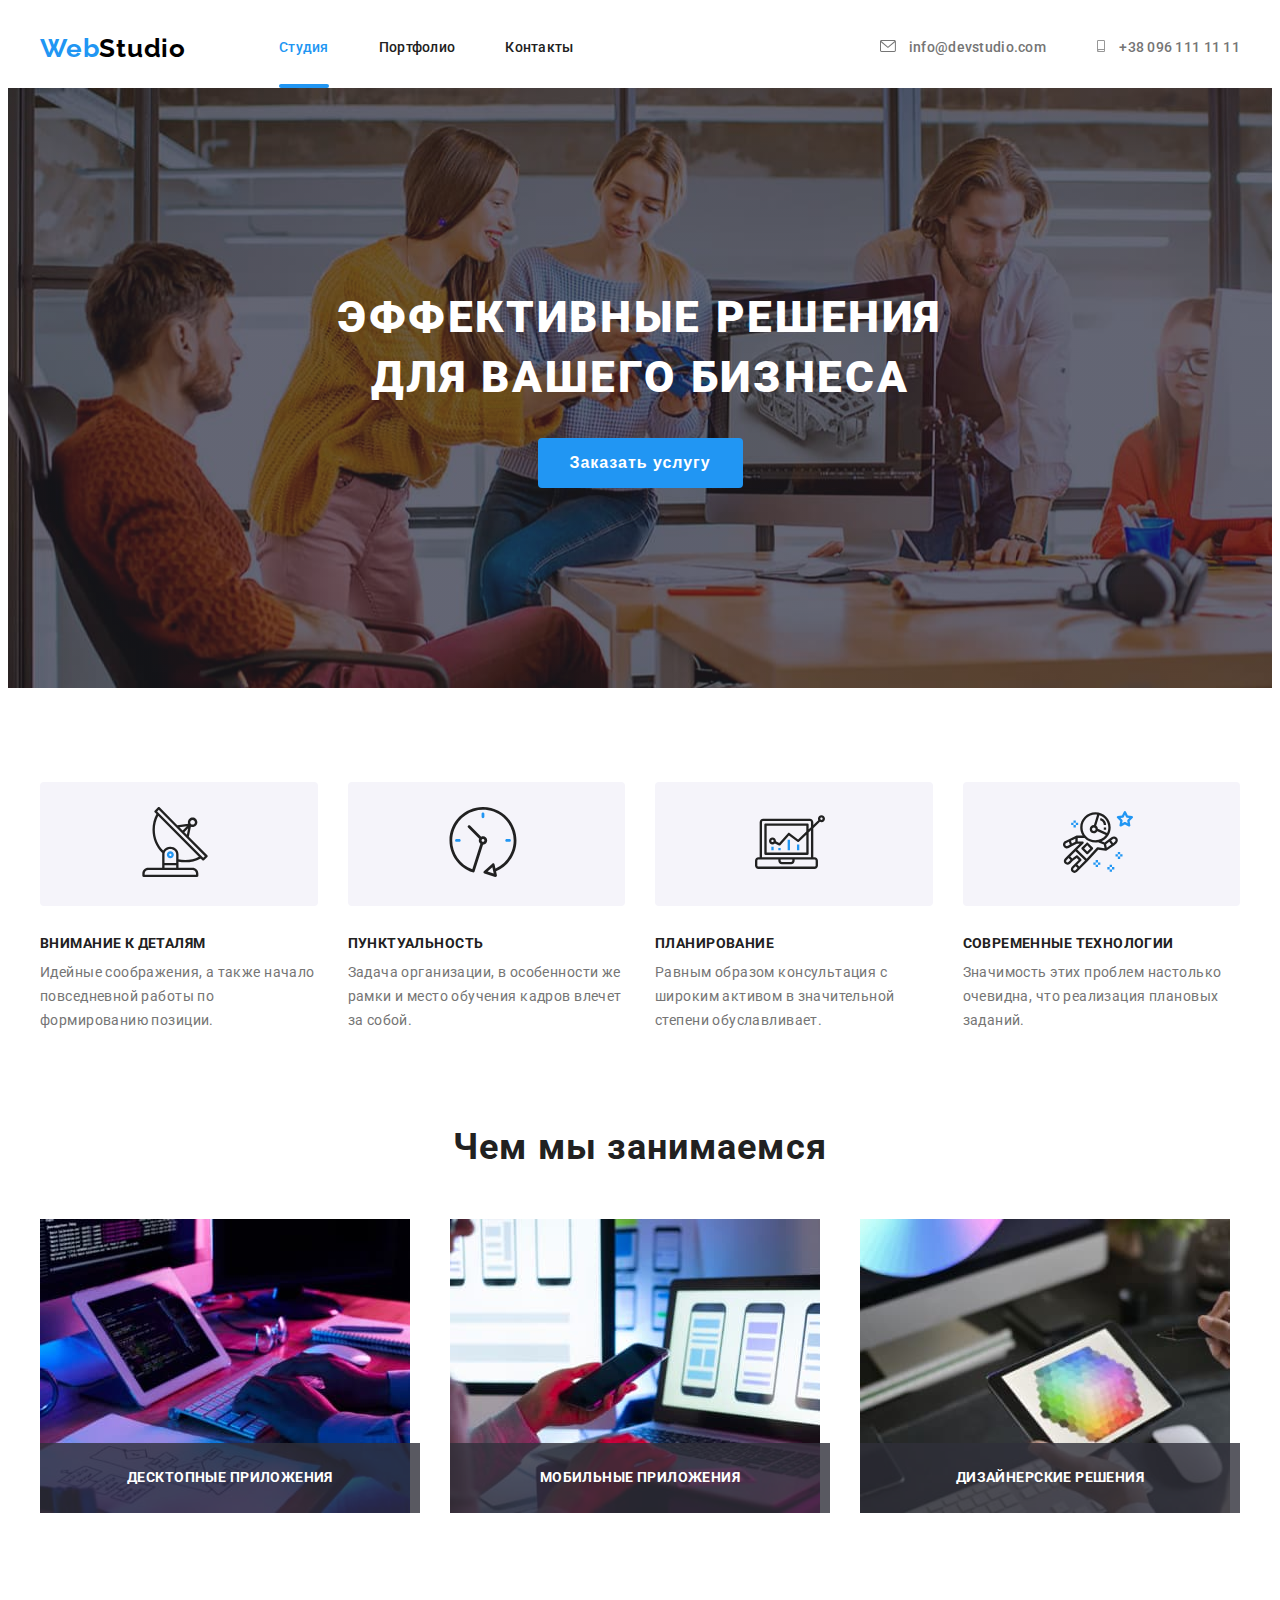
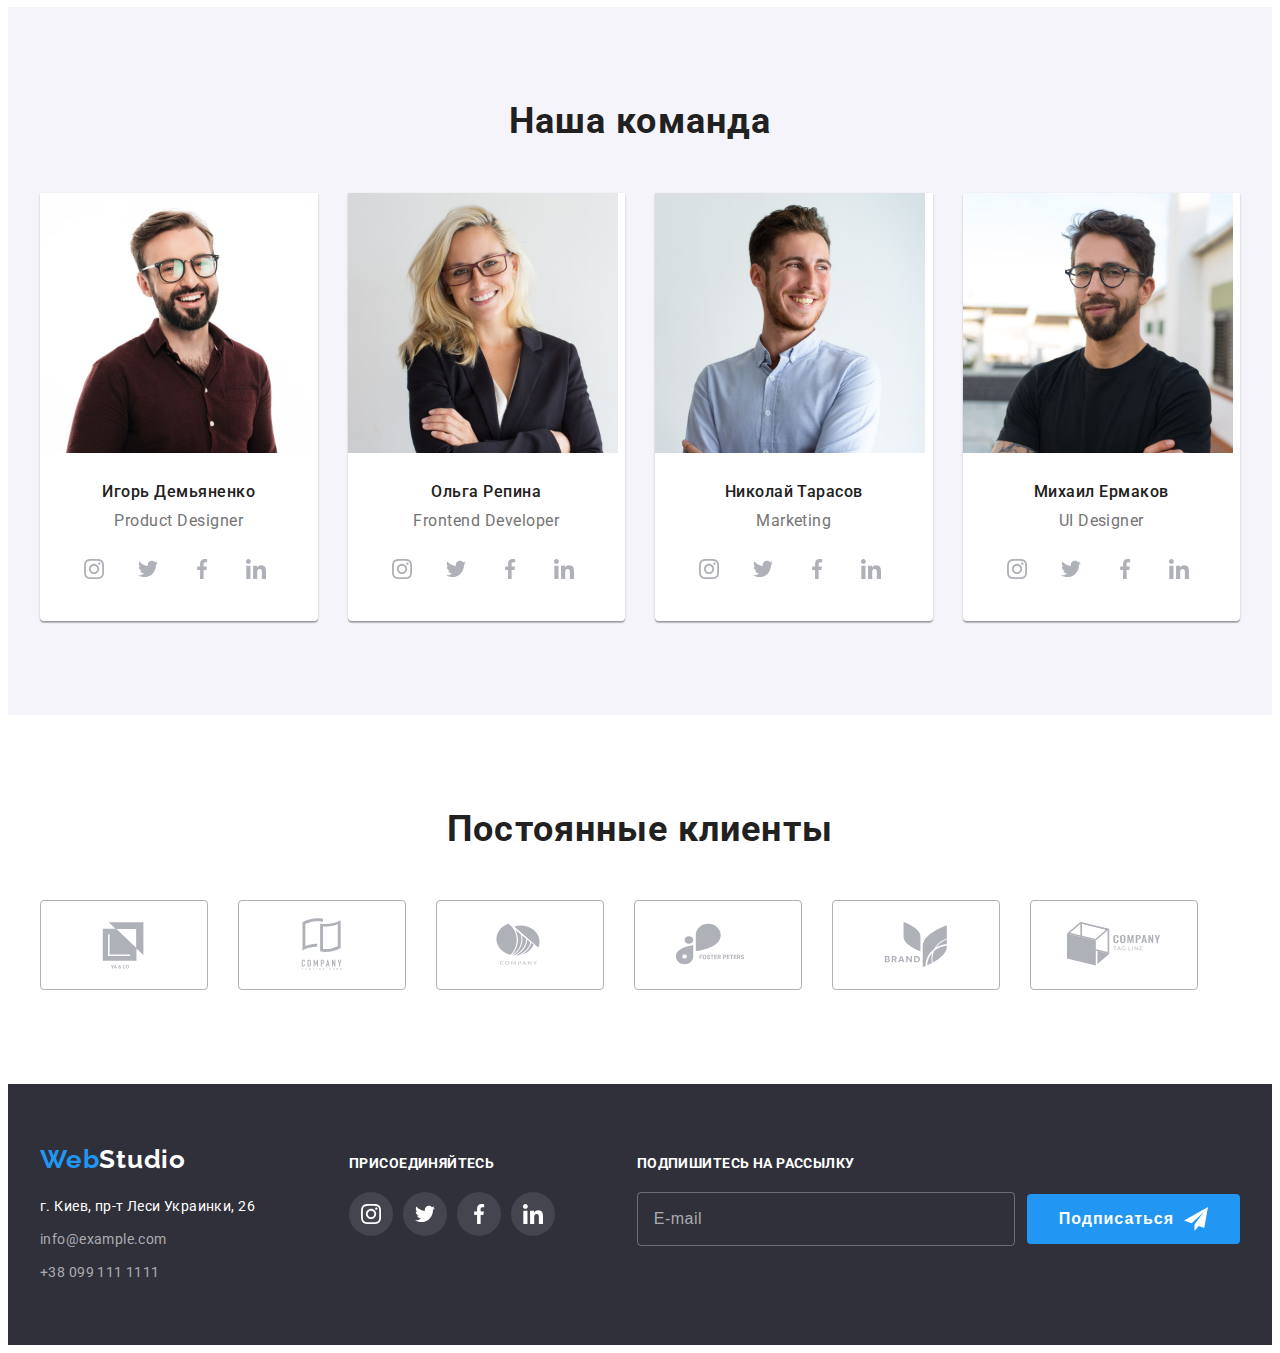
<file: index.html>
<!DOCTYPE html>
<html lang="ru">
<head>
    <meta charset="UTF-8">
    <meta http-equiv="X-UA-Compatible" content="IE=edge">
    <meta name="viewport" content="width=device-width, initial-scale=1.0">
    <title>Document</title>
    <link rel="preconnect" href="https://fonts.googleapis.com">
    <link rel="preconnect" href="https://fonts.gstatic.com" crossorigin>
    <link href="https://fonts.googleapis.com/css2?family=Raleway:wght@700&family=Roboto:wght@400;500;700;900&display=swap"
        rel="stylesheet">
    <link rel="stylesheet" href="https://cdnjs.cloudflare.com/ajax/libs/modern-normalize/1.1.0/modern-normalize.min.css"
        integrity="sha512-wpPYUAdjBVSE4KJnH1VR1HeZfpl1ub8YT/NKx4PuQ5NmX2tKuGu6U/JRp5y+Y8XG2tV+wKQpNHVUX03MfMFn9Q=="
        crossorigin="anonymous" referrerpolicy="no-referrer" />
    <link rel="stylesheet" href="./css/styles.css">
</head>

<body>

    <header class="">
        <div class="container header-flex">
            <nav class="navigation">
                <a class="link logo logo-header" href="" lang="en"><span class="web">Web</span>Studio</a>
                <ul class="list list-nav">
                    <li class="list-nav-item"><a class="link nav-link transitions active" href="./index.html">Студия</a></li>
                    <li class="list-nav-item"><a class="link nav-link transitions" href="./portfolio.html">Портфолио</a></li>
                    <li class="list-nav-item"><a class="link nav-link transitions" href="">Контакты</a></li>
                </ul>
            </nav>
            <ul class="list list-contacts">
                <li class="list-contacts-item">
                    
                    <a class="link contacts-link transitions" href="mailto:info@devstudio.com">
                        <svg class="contacts-icon" width="16" height="12">
                            <use href="./images/sprite.svg#icon-envelope-1"></use>
                        </svg>
                        info@devstudio.com</a></li>
                <li class="list-contacts-item">
                    
                    <a class="link contacts-link transitions" href="tel:+380961111111">
                        <svg class="contacts-icon" width="10" height="12">
                            <use href="./images/sprite.svg#icon-smartphone-1"></use>
                        </svg>
                        +38 096 111 11 11</a></li>
            </ul>
        </div>
    </header>

    <main>

        <section class="hero">
            <h1 class="hero-title">Эффективные решения<br> для вашего бизнеса</h1>
            <button class="order-service transitions" type="button" data-modal-open>Заказать услугу</button>
        </section>

        <section class="section">
            <div class="container">
                <h2 style="display:none">Особенности</h2>
                <ul class="list list-features">
                    <li class="list-features-item">
                        <div class="features-icon" >
                            <svg width="70" height="70">
                                <use href="./images/sprite.svg#icon-antenna-1-1"></use>
                            </svg>
                        </div>
                        <h3 class="list-features-title">Внимание к деталям</h3>
                        <p class="list-features-text">Идейные соображения, а также начало повседневной
                            работы по формированию позиции.</p>
                    </li>
                    <li class="list-features-item">
                        <div class="features-icon">
                            <svg width="70" height="70">
                                <use href="./images/sprite.svg#icon-clock-1-1"></use>
                            </svg>
                        </div>
                        <h3 class="list-features-title">Пунктуальность</h3>
                        <p class="list-features-text">Задача организации, в особенности же рамки
                            и место обучения кадров влечет за собой.</p>
                    </li>
                    <li class="list-features-item">
                        <div class="features-icon">
                            <svg width="70" height="70">
                                <use href="./images/sprite.svg#icon-diagram-1-1"></use>
                            </svg>
                        </div>
                        <h3 class="list-features-title">Планирование</h3>
                        <p class="list-features-text">Равным образом консультация с широким активом
                            в значительной степени обуславливает.</p>
                    </li>
                    <li class="list-features-item">
                        <div class="features-icon">
                            <svg width="70" height="70">
                                <use href="./images/sprite.svg#icon-astronaut-1-1"></use>
                            </svg>
                        </div>
                        <h3 class="list-features-title">Современные технологии</h3>
                        <p class="list-features-text">Значимость этих проблем настолько очевидна,
                            что реализация плановых заданий.</p>
                    </li>
                </ul>
            </div>
        </section>

        <section class="activities">
            <div class="container">
                <h2 class="activities-title">Чем мы занимаемся</h2>
                <ul class="list list-activities">
                    <li class="list-activities-item">
                        <img src="./images/whatwearedoing/img1.jpg" alt="Руки, котрорые пишут код"
                            width="370" height="294">
                        <div class="activities-label">Десктопные приложения</div>    
                    </li>
                    <li class="list-activities-item">
                        <img src="./images/whatwearedoing/img2.jpg" alt="Проверяют макет сайтя для телефона"
                            width="370" height="294">
                        <div class="activities-label">Мобильные приложения</div>
                    </li>
                    <li class="list-activities-item">
                        <img src="./images/whatwearedoing/img3.jpg" alt="Планшет, на котором цветной логотип"
                            width="370" height="294">
                        <div class="activities-label">Дизайнерские решения</div>
                    </li>
                </ul>
            </div>
        </section>

        <section class="ourteam section">
            <div class="container">
                <h2 class="ourteam-title">Наша команда</h2>
                <ul class="list list-ourteam">
                    <li class="list-ourteam-item">
                        <img src="./images/ourteam/img1.jpg" alt="Фото Игоря Демьяненко" width="270" height="260">
                        <h3 class="ourteam-name">Игорь Демьяненко</h3>
                        <p class="ourteam-profession" lang="en">Product Designer</p>
                        <ul class="ourteam-social-list list">
                            <li class="ourteam-social-item">
                                <a class="ourteam-social-link link transitions" href="">
                                    <svg class="ourteam-social-icon" width="20" height="20">
                                        <use class="transitions" href="./images/sprite.svg#icon-instagram-2-1"></use>
                                    </svg>
                                </a>       
                            </li>
                            <li class="ourteam-social-item">
                                <a class="ourteam-social-link link transitions" href="">
                                    <svg class="ourteam-social-icon" width="20" height="20">
                                        <use class="transitions" href="./images/sprite.svg#icon-twitter-1-1"></use>
                                    </svg>
                                </a>
                            </li>
                            <li class="ourteam-social-item">
                                <a class="ourteam-social-link link transitions" href="">
                                    <svg class="ourteam-social-icon" width="20" height="20">
                                        <use class="transitions" href="./images/sprite.svg#icon-facebook-1-1"></use>
                                    </svg>
                                </a>
                            </li>
                            <li class="ourteam-social-item">
                                <a class="ourteam-social-link link transitions" href="">
                                    <svg class="ourteam-social-icon" width="20" height="20">
                                        <use class="transitions" href="./images/sprite.svg#icon-linkedin-1-1"></use>
                                    </svg>
                                </a>
                            </li>
                        </ul>
                    </li>
                    <li class="list-ourteam-item">
                        <img src="./images/ourteam/img2.jpg" alt="Фото Ольги Репиной" width="270" height="260">
                        <h3 class="ourteam-name">Ольга Репина</h3>
                        <p class="ourteam-profession" lang="en">Frontend Developer</p>
                        <ul class="ourteam-social-list list">
                            <li class="ourteam-social-item">
                                <a class="ourteam-social-link link transitions" href="">
                                    <svg class="ourteam-social-icon" width="20" height="20">
                                        <use class="transitions" href="./images/sprite.svg#icon-instagram-2-1"></use>
                                    </svg>
                                </a>
                            </li>
                            <li class="ourteam-social-item">
                                <a class="ourteam-social-link link transitions" href="">
                                    <svg class="ourteam-social-icon" width="20" height="20">
                                        <use class="transitions" href="./images/sprite.svg#icon-twitter-1-1"></use>
                                    </svg>
                                </a>
                            </li>
                            <li class="ourteam-social-item">
                                <a class="ourteam-social-link link transitions" href="">
                                    <svg class="ourteam-social-icon" width="20" height="20">
                                        <use class="transitions" href="./images/sprite.svg#icon-facebook-1-1"></use>
                                    </svg>
                                </a>
                            </li>
                            <li class="ourteam-social-item">
                                <a class="ourteam-social-link link transitions" href="">
                                    <svg class="ourteam-social-icon" width="20" height="20">
                                        <use class="transitions" href="./images/sprite.svg#icon-linkedin-1-1"></use>
                                    </svg>
                                </a>
                            </li>
                        </ul>
                    </li>
                    <li class="list-ourteam-item">
                        <img src="./images/ourteam/img3.jpg" alt="Фото Николая Тарасова" width="270" height="260">
                        <h3 class="ourteam-name">Николай Тарасов</h3>
                        <p class="ourteam-profession" lang="en">Marketing</p>
                        <ul class="ourteam-social-list list">
                            <li class="ourteam-social-item">
                                <a class="ourteam-social-link link transitions" href="">
                                    <svg class="ourteam-social-icon" width="20" height="20">
                                        <use class="transitions" href="./images/sprite.svg#icon-instagram-2-1"></use>
                                    </svg>
                                </a>
                            </li>
                            <li class="ourteam-social-item">
                                <a class="ourteam-social-link link transitions" href="">
                                    <svg class="ourteam-social-icon" width="20" height="20">
                                        <use class="transitions" href="./images/sprite.svg#icon-twitter-1-1"></use>
                                    </svg>
                                </a>
                            </li>
                            <li class="ourteam-social-item">
                                <a class="ourteam-social-link link transitions" href="">
                                    <svg class="ourteam-social-icon" width="20" height="20">
                                        <use class="transitions" href="./images/sprite.svg#icon-facebook-1-1"></use>
                                    </svg>
                                </a>
                            </li>
                            <li class="ourteam-social-item">
                                <a class="ourteam-social-link link transitions" href="">
                                    <svg class="ourteam-social-icon" width="20" height="20">
                                        <use class="transitions" href="./images/sprite.svg#icon-linkedin-1-1"></use>
                                    </svg>
                                </a>
                            </li>
                        </ul>
                    </li>
                    <li class="list-ourteam-item">
                        <img src="./images/ourteam/img4.jpg" alt="Фото Михаила Ермакова" width="270" height="260">
                        <h3 class="ourteam-name">Михаил Ермаков</h3>
                        <p class="ourteam-profession" lang="en">UI Designer</p>
                        <ul class="ourteam-social-list list">
                            <li class="ourteam-social-item">
                                <a class="ourteam-social-link link transitions" href="">
                                    <svg class="ourteam-social-icon" width="20" height="20">
                                        <use class="transitions" href="./images/sprite.svg#icon-instagram-2-1"></use>
                                    </svg>
                                </a>
                            </li>
                            <li class="ourteam-social-item">
                                <a class="ourteam-social-link link transitions" href="">
                                    <svg class="ourteam-social-icon" width="20" height="20">
                                        <use class="transitions" href="./images/sprite.svg#icon-twitter-1-1"></use>
                                    </svg>
                                </a>
                            </li>
                            <li class="ourteam-social-item">
                                <a class="ourteam-social-link link transitions" href="">
                                    <svg class="ourteam-social-icon" width="20" height="20">
                                        <use class="transitions" href="./images/sprite.svg#icon-facebook-1-1"></use>
                                    </svg>
                                </a>
                            </li>
                            <li class="ourteam-social-item">
                                <a class="ourteam-social-link link transitions" href="">
                                    <svg class="ourteam-social-icon" width="20" height="20">
                                        <use class="transitions" href="./images/sprite.svg#icon-linkedin-1-1"></use>
                                    </svg>
                                </a>
                            </li>
                        </ul>
                    </li>
                </ul>
            </div>
        </section>

        <section class="section">
            <div class="container">
                <h2 class="clients-title">Постоянные клиенты</h2>
                <ul class="clients-list list">
                    <li class="clients-list-item">
                        <a class="clients-link link transitions" href="">
                            <svg class="clients-icon" width="106" height="60">
                                <use class="transitions" href="./images/sprite.svg#icon-Logo-6"></use>
                            </svg>
                        </a>
                    </li>
                    <li class="clients-list-item">
                        <a class="clients-link link transitions" href="">
                            <svg class="clients-icon" width="106" height="60">
                                <use class="transitions" href="./images/sprite.svg#icon-Logo-1-1"></use>
                            </svg>
                        </a>
                    </li>
                    <li class="clients-list-item">
                        <a class="clients-link link transitions" href="">
                            <svg class="clients-icon" width="106" height="60">
                                <use class="transitions" href="./images/sprite.svg#icon-Logo-2-1"></use>
                            </svg>
                        </a>
                    </li>
                    <li class="clients-list-item">
                        <a class="clients-link link transitions" href="">
                            <svg class="clients-icon" width="106" height="60">
                                <use class="transitions" href="./images/sprite.svg#icon-Logo-3-1"></use>
                            </svg>
                        </a>
                    </li>
                    <li class="clients-list-item">
                        <a class="clients-link link transitions" href="">
                            <svg class="clients-icon" width="106" height="60">
                                <use class="transitions" href="./images/sprite.svg#icon-Logo-4-1"></use>
                            </svg>
                        </a>
                    </li>
                    <li class="clients-list-item">
                        <a class="clients-link link transitions" href="">
                            <svg class="clients-icon" width="106" height="60">
                                <use class="transitions" href="./images/sprite.svg#icon-Logo-5-1"></use>
                            </svg>
                        </a>
                    </li>
                </ul>
            </div>
        </section>
    </main>

    <footer class="footer">
        <h2 style="display: none">Контакты<span lang="en">Webstudio</span></h2>
        <div class="container footer-flexcont">
            <div class="address">   
                <a class="link logo logo-footer" href="" lang="en"><span class="web">Web</span>Studio</a>
                <address class="footer-contacts">
                    <ul class="list list-footer">
                        <li class="list-footer-item"><a class="link footer-address-link"
                                href="https://goo.gl/maps/6n3pDnKZSii65f8L8" target="_blank" rel="noreferrer noopener">
                                г. Киев, пр-т Леси Украинки, 26</a>
                        </li>
                        <li class="list-footer-item"><a class="link footer-contacts-link"
                                href="mailto:info@example.com">info@example.com</a>
                        </li>
                        <li class="list-footer-item"><a class="link footer-contacts-link" 
                                href="tel:+380991111111">+38 099 111 1111</a>
                        </li>
                    </ul>
                </address>
            </div>

            <div class="webstudio-social">
                <h3 class="webstudio-social-title">Присоединяйтесь</h3>
                <ul class="webstudio-social-list list">
                    <li class="webstudio-social-item">
                        <a class="webstudio-social-link link transitions" href="">
                            <svg class="webstudio-social-icon" width="20" height="20">
                                <use href="./images/sprite.svg#icon-instagram-2-1"></use>
                            </svg>
                        </a>
                    </li>
                    <li class="webstudio-social-item">
                        <a class="webstudio-social-link link transitions" href="">
                            <svg class="webstudio-social-icon" width="20" height="20">
                                <use href="./images/sprite.svg#icon-twitter-1-1"></use>
                            </svg>
                        </a>
                    </li>
                    <li class="webstudio-social-item">
                        <a class="webstudio-social-link link transitions" href="">
                            <svg class="webstudio-social-icon" width="20" height="20">
                                <use href="./images/sprite.svg#icon-facebook-1-1"></use>
                            </svg>
                        </a>
                    </li>
                    <li class="webstudio-social-item">
                        <a class="webstudio-social-link link transitions" href="">
                            <svg class="webstudio-social-icon" width="20" height="20">
                                <use href="./images/sprite.svg#icon-linkedin-1-1"></use>
                            </svg>
                        </a>
                    </li>
                </ul>
            </div>

            <div class="subscribe">
                <form class="footer-form" action="#">
                    <b class="footer-form-title">Подпишитесь на рассылку</b>
                    <div class="subscribe-field">
                        <input class="footer-form-input" type="email" name="subscribe-email" placeholder="E-mail"> 
                        <button class="footer-form-btn order-service transitions" type="submit"><span>Подписаться</span>
                            <svg class="footer-form-icon" width="24" height="24">
                                <use href="./images/sprite.svg#icon-icon-send-1"></use>
                            </svg>
                        </button>
                    </div>
                    
                </form>

            </div>

        </div>
    </footer>

    <div class="backdrop is-hidden" data-modal>
        <div class="modal-window">
            <button class="modal-close-button" type="button" data-modal-close>
                <svg class="modal-close-icon" width="18" height="18">
                    <use href="./images/sprite.svg#icon-close-black-opt"></use>
                </svg>
            </button>

            <form action="#">
                <b class="form-title">Оставьте свои данные, мы вам перезвоним</b>

                <label class="modal-label modal-input-label">
                    Имя
                    <div class="modal-input-field">
                        <input class="modal-input transitions" type="text" name="person">
                        <svg class="modal-input-icon transitions" width="12" height="12">
                            <use href="./images/sprite.svg#icon-person-1"></use>
                        </svg>
                    </div>   
                </label>

                <label class="modal-label modal-input-label">
                    Телефон
                    <div class="modal-input-field">
                        <input class="modal-input transitions" type="tel" name="phone">
                        <svg class="modal-input-icon transitions" width="13" height="13">
                            <use href="./images/sprite.svg#icon-phone-1"></use>
                        </svg>
                    </div>   
                </label>

                <label class="modal-label modal-input-label">
                    Почта
                    <div class="modal-input-field">
                        <input class="modal-input transitions" type="email" name="email">
                        <svg class="modal-input-icon transitions" width="15" height="12">
                            <use href="./images/sprite.svg#icon-email-1"></use>
                        </svg>
                    </div>
                </label>

                <label class="modal-label modal-message-label">
                    Комментарий
                    <textarea class="modal-message-field transitions" name="comment" placeholder="Введите текст"></textarea>
                </label>

                <label class="modal-checkbox">
                    <input class="policy-checkbox visually-hidden" type="checkbox" name="policy">
                    <div class="checkbox-wraper">
                        <svg class="modal-checkbox-icon transitions" width="12" height="8">
                            <use href="./images/sprite.svg#icon-check-1"></use>
                        </svg>
                        <span class="checkbox-text checkbox-text-decor">Соглашаюсь с рассылкой и принимаю 
                            <a href="" class="policy-link checkbox-text-decor">Условия договора</a>
                        </span>
                    </div>     
                </label>

                <button class="modal-form-btn order-service transitions" 
                        type="submit" data-modal-open>Отправить</button>
            </form>

        </div>
    </div>

<script src="./js/modal.js"></script>
</body>
</html>
</file>
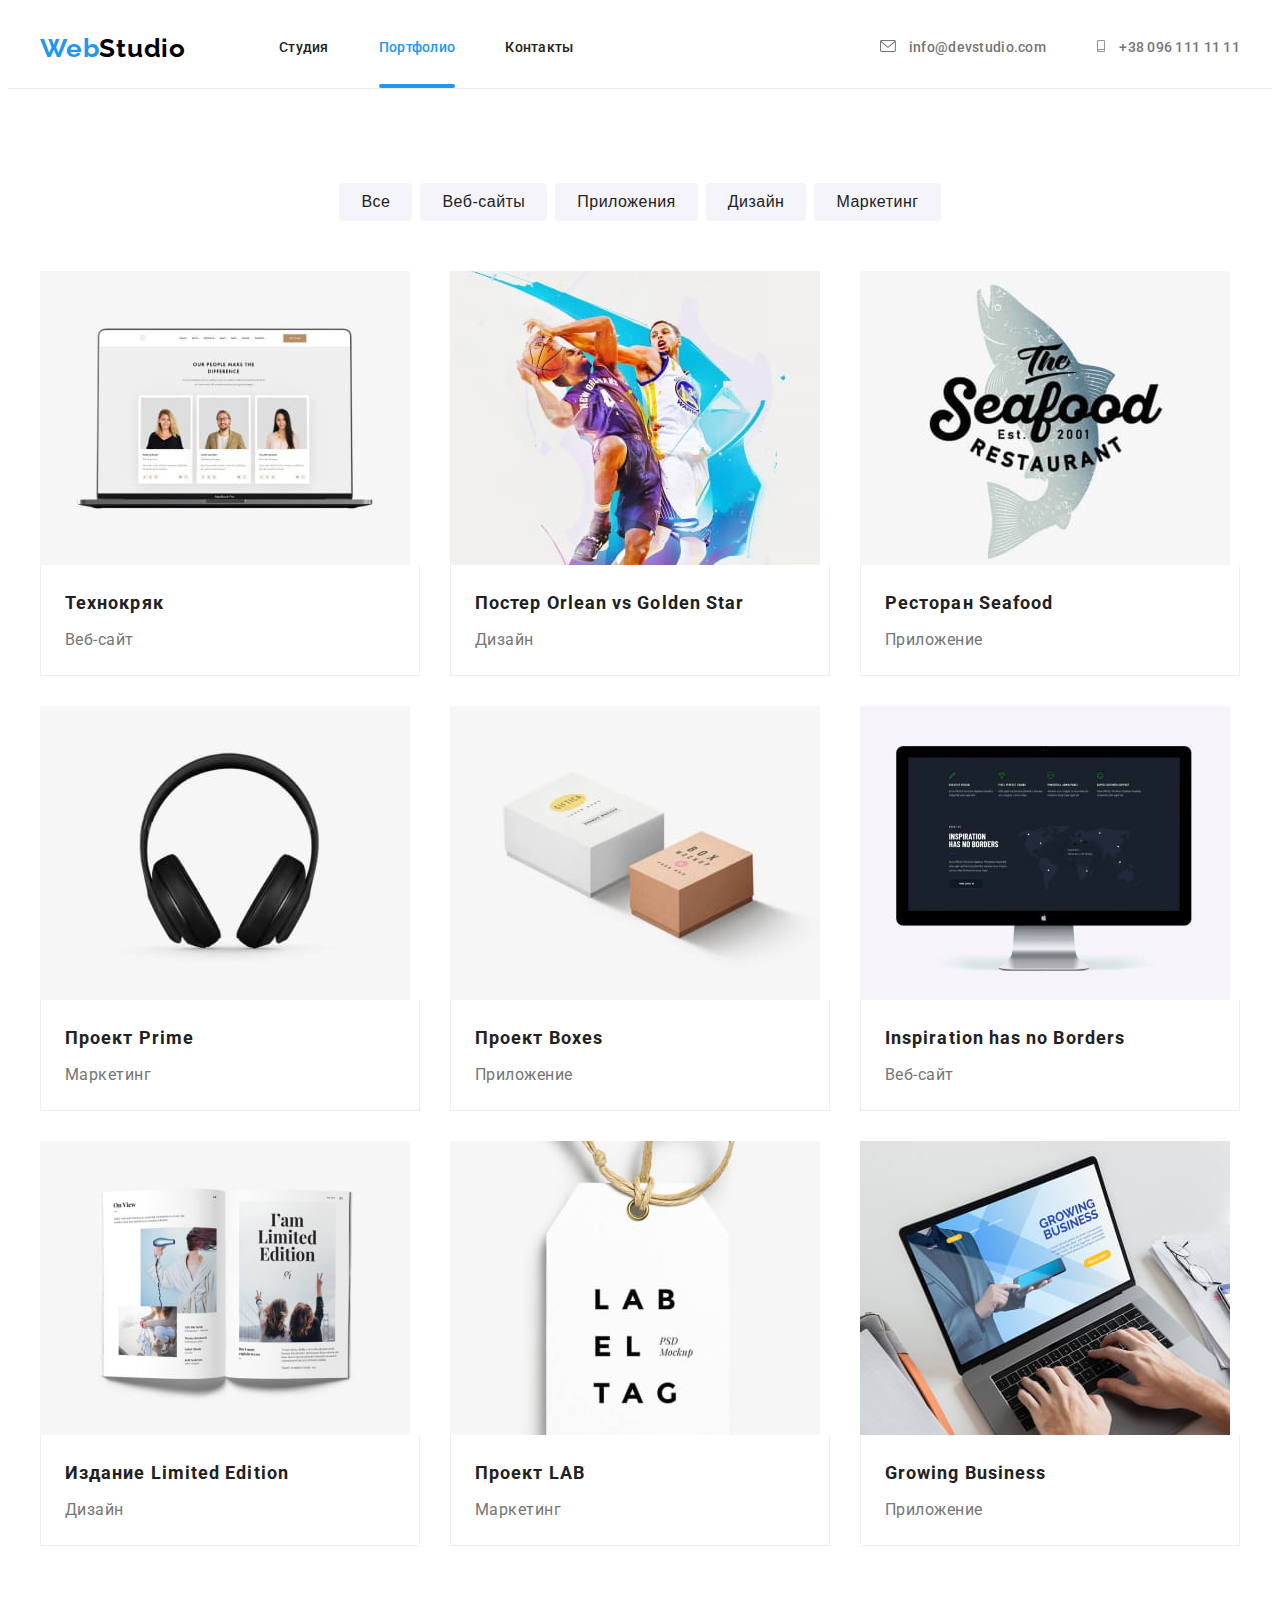
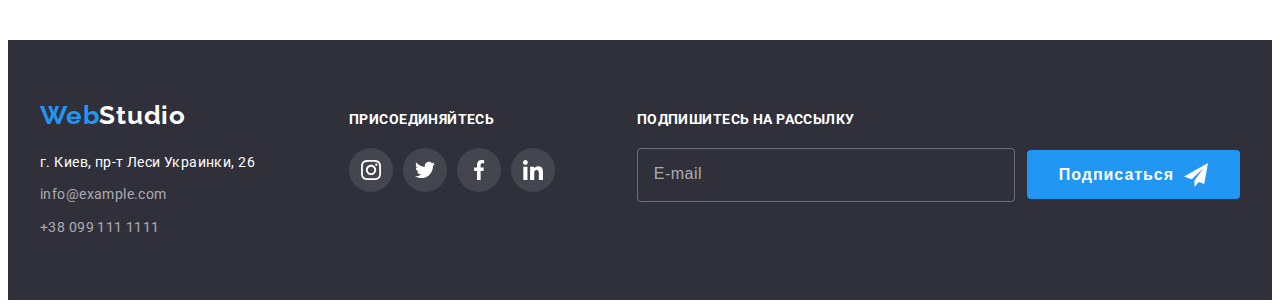
<file: portfolio.html>
<!DOCTYPE html>
<html lang="ru">

<head>
    <meta charset="UTF-8">
    <meta http-equiv="X-UA-Compatible" content="IE=edge">
    <meta name="viewport" content="width=device-width, initial-scale=1.0">
    <title>Document</title>
    <link rel="preconnect" href="https://fonts.googleapis.com">
    <link rel="preconnect" href="https://fonts.gstatic.com" crossorigin>
    <link href="https://fonts.googleapis.com/css2?family=Raleway:wght@700&family=Roboto:wght@400;500;700&display=swap"
        rel="stylesheet">
    <link rel="stylesheet" href="https://cdnjs.cloudflare.com/ajax/libs/modern-normalize/1.1.0/modern-normalize.min.css"
        integrity="sha512-wpPYUAdjBVSE4KJnH1VR1HeZfpl1ub8YT/NKx4PuQ5NmX2tKuGu6U/JRp5y+Y8XG2tV+wKQpNHVUX03MfMFn9Q=="
        crossorigin="anonymous" referrerpolicy="no-referrer" />
    <link rel="stylesheet" href="./css/styles.css">
</head>

<body>

    <header class="header">
        <div class="container header-flex">
            <nav class="navigation">
                <a class="link logo logo-header" href="" lang="en"><span class="web">Web</span>Studio</a>
                <ul class="list list-nav">
                    <li class="list-nav-item"><a class="link nav-link transitions" href="./index.html">Студия</a></li>
                    <li class="list-nav-item"><a class="link nav-link transitions active" href="./portfolio.html">Портфолио</a></li>
                    <li class="list-nav-item"><a class="link nav-link transitions" href="">Контакты</a></li>
                </ul>
            </nav>
            <ul class="list list-contacts">
                <li class="list-contacts-item">
    
                    <a class="link contacts-link transitions" href="mailto:info@devstudio.com">
                        <svg class="contacts-icon" width="16" height="12">
                            <use href="./images/sprite.svg#icon-envelope-1"></use>
                        </svg>
                        info@devstudio.com</a>
                </li>
                <li class="list-contacts-item">
    
                    <a class="link contacts-link transitions" href="tel:+380961111111">
                        <svg class="contacts-icon" width="10" height="12">
                            <use href="./images/sprite.svg#icon-smartphone-1"></use>
                        </svg>
                        +38 096 111 11 11</a>
                </li>
            </ul>
        </div>
    </header>

    <main>
        <section class="section">
            <div class="container">
                <h2 style="display:none">Портфолио вебстудии</h2>
                <ul class="list portfolio-filter">
                    <li class="filter-item"><button class="portfolio-button transitions" type="button">Все</button></li>
                    <li class="filter-item"><button class="portfolio-button transitions" type="button">Веб-сайты</button></li>
                    <li class="filter-item"><button class="portfolio-button transitions" type="button">Приложения</button></li>
                    <li class="filter-item"><button class="portfolio-button transitions" type="button">Дизайн</button></li>
                    <li class="filter-item"><button class="portfolio-button transitions" type="button">Маркетинг</button></li>
                </ul>       
                
                <ul class="list portfolio-works">
                    <li class="works-item">
                        <a class="works-link link transitions" href="">
                            <div class="card-thumb">
                                <img src="./images/secondpageportfolio/img1opt.jpg"
                                    alt="Ноутбук, на его экране три визитки с фото: две девушки и один парень">
                                <div class="works-overlay">Технокряк это современная площадка распространения коронавируса.
                                     Компании используют эту платформу для цифрового
                                     шпионажа и атак на защищённые сервера конкурентов.
                                </div>    
                            </div>
                            <div class="card-text">
                                <h3 class="works-title">Технокряк</h3>
                                <p class="works-text">Веб-сайт</p>
                            </div>
                        </a>
                    </li>

                    <li class="works-item">
                        <a class="works-link link transitions" href="">
                            <div class="card-thumb">
                                <img src="./images/secondpageportfolio/img2opt.jpg" 
                                alt="Два баскетболиста сражаются за мяч">
                                <div class="works-overlay">Технокряк это современная площадка распространения коронавируса.
                                    Компании используют эту платформу для цифрового
                                    шпионажа и атак на защищённые сервера конкурентов.
                                </div>
                            </div>
                            <div class="card-text">
                                <h3 class="works-title">Постер <span lang="en">Orlean vs Golden Star</span></h3>
                                <p class="works-text">Дизайн</p>
                            </div>
                        </a>
                        
                    </li>

                    <li class="works-item">
                        <a class="works-link link transitions" href="">
                            <div class="card-thumb">
                                <img src="./images/secondpageportfolio/img3opt.jpg" 
                                alt="Логотип ресторана в виде рыбы с названием ресторана">
                                <div class="works-overlay">Технокряк это современная площадка распространения коронавируса.
                                    Компании используют эту платформу для цифрового
                                    шпионажа и атак на защищённые сервера конкурентов.
                                </div>
                            </div>
                            <div class="card-text">
                                <h3 class="works-title">Ресторан <span lang="en">Seafood</span></h3>
                                <p class="works-text">Приложение</p>
                            </div>
                        </a>
                        
                    </li>

                    <li class="works-item">
                        <a class="works-link link transitions" href="">
                            <div class="card-thumb">
                                <img src="./images/secondpageportfolio/img4opt.jpg" 
                                alt="Черные полноразмерные наушники">
                                <div class="works-overlay">Технокряк это современная площадка распространения коронавируса.
                                    Компании используют эту платформу для цифрового
                                    шпионажа и атак на защищённые сервера конкурентов.
                                </div>
                            </div>
                            <div class="card-text">
                                <h3 class="works-title">Проект <span lang="en">Prime</span></h3>
                                <p class="works-text">Маркетинг</p>
                            </div>
                        </a>
                        
                    </li>

                    <li class="works-item">
                        <a class="works-link link transitions" href="">
                            <div class="card-thumb">
                                <img src="./images/secondpageportfolio/img5opt.jpg" 
                                alt="Две коробки розового и белого цвета">
                                <div class="works-overlay">Технокряк это современная площадка распространения коронавируса.
                                    Компании используют эту платформу для цифрового
                                    шпионажа и атак на защищённые сервера конкурентов.
                                </div>
                            </div>
                            <div class="card-text">
                                <h3 class="works-title">Проект <span lang="en">Boxes</span></h3>
                                <p class="works-text">Приложение</p>
                            </div>
                        </a>
                        
                    </li>

                    <li class="works-item">
                        <a class="works-link link transitions" href="">
                            <div class="card-thumb">
                                <img src="./images/secondpageportfolio/img6opt.jpg" 
                                alt="Экран компьютера, на котором несколко статей и карта мира">
                                <div class="works-overlay">Технокряк это современная площадка распространения коронавируса.
                                    Компании используют эту платформу для цифрового
                                    шпионажа и атак на защищённые сервера конкурентов.
                                </div>
                            </div>
                            <div class="card-text">
                                <h3 class="works-title" lang="en">Inspiration has no Borders</h3>
                                <p class="works-text">Веб-сайт</p>
                            </div>
                        </a>
                        
                    </li>

                    <li class="works-item">
                        <a class="works-link link transitions" href="">
                            <div class="card-thumb">
                                <img src="./images/secondpageportfolio/img7opt.jpg" 
                                alt="Разворот журнала со статьей и фото">
                                <div class="works-overlay">Технокряк это современная площадка распространения коронавируса.
                                    Компании используют эту платформу для цифрового
                                    шпионажа и атак на защищённые сервера конкурентов.
                                </div>
                            </div>
                            <div class="card-text">
                                <h3 class="works-title">Издание <span lang="en">Limited Edition</span></h3>
                                <p class="works-text">Дизайн</p>
                            </div>
                        </a>
                        
                    </li>

                    <li class="works-item">
                        <a class="works-link link transitions" href="">
                            <div class="card-thumb">
                                <img src="./images/secondpageportfolio/img8opt.jpg" 
                                alt="Белая этикетка на веревке с названием проекта">
                                <div class="works-overlay">Технокряк это современная площадка распространения коронавируса.
                                    Компании используют эту платформу для цифрового
                                    шпионажа и атак на защищённые сервера конкурентов.
                                </div>
                            </div>
                            <div class="card-text">
                                <h3 class="works-title">Проект <span lang="en">LAB</span></h3>
                                <p class="works-text">Маркетинг</p>
                            </div>
                        </a>
                        
                    </li>

                    <li class="works-item">
                        <a class="works-link link transitions" href="">
                            <div class="card-thumb">
                                <img src="./images/secondpageportfolio/img9opt.jpg"
                                    alt="Руки человека, работающего на ноутбуке, на экране которого название приложения">
                                    <div class="works-overlay">Технокряк это современная площадка распространения коронавируса.
                                        Компании используют эту платформу для цифрового
                                        шпионажа и атак на защищённые сервера конкурентов.
                                    </div>
                            </div>
                            <div class="card-text">
                                <h3 class="works-title" lang="en">Growing Business</h3>
                                <p class="works-text">Приложение</p>
                            </div>
                        </a>
                        
                    </li>
                </ul>
            </div>
        </section>

    </main>

    <footer class="footer">
        <h2 style="display: none">Контакты<span lang="en">Webstudio</span></h2>
        <div class="container footer-flexcont">
            <div class="address">
                <a class="link logo logo-footer" href="" lang="en"><span class="web">Web</span>Studio</a>
                <address class="footer-contacts">
                    <ul class="list list-footer">
                        <li class="list-footer-item"><a class="link footer-address-link"
                                href="https://goo.gl/maps/6n3pDnKZSii65f8L8" target="_blank" rel="noreferrer noopener">
                                г. Киев, пр-т Леси Украинки, 26</a>
                        </li>
                        <li class="list-footer-item"><a class="link footer-contacts-link"
                                href="mailto:info@example.com">info@example.com</a>
                        </li>
                        <li class="list-footer-item"><a class="link footer-contacts-link" href="tel:+380991111111">+38 099
                                111 1111</a>
                        </li>
                    </ul>
                </address>
            </div>
    
            <div class="webstudio-social">
                <h3 class="webstudio-social-title">Присоединяйтесь</h3>
                <ul class="webstudio-social-list list">
                    <li class="webstudio-social-item">
                        <a class="webstudio-social-link link transitions" href="">
                            <svg class="webstudio-social-icon" width="20" height="20">
                                <use href="./images/sprite.svg#icon-instagram-2-1"></use>
                            </svg>
                        </a>
                    </li>
                    <li class="webstudio-social-item">
                        <a class="webstudio-social-link link transitions" href="">
                            <svg class="webstudio-social-icon" width="20" height="20">
                                <use href="./images/sprite.svg#icon-twitter-1-1"></use>
                            </svg>
                        </a>
                    </li>
                    <li class="webstudio-social-item">
                        <a class="webstudio-social-link link transitions" href="">
                            <svg class="webstudio-social-icon" width="20" height="20">
                                <use href="./images/sprite.svg#icon-facebook-1-1"></use>
                            </svg>
                        </a>
                    </li>
                    <li class="webstudio-social-item">
                        <a class="webstudio-social-link link transitions" href="">
                            <svg class="webstudio-social-icon" width="20" height="20">
                                <use href="./images/sprite.svg#icon-linkedin-1-1"></use>
                            </svg>
                        </a>
                    </li>
                </ul>
            </div>
    
            <div class="subscribe">
                <form class="footer-form" action="#">
                    <b class="footer-form-title">Подпишитесь на рассылку</b>
                    <div class="subscribe-field">
                        <input class="footer-form-input" type="email" name="subscribe-email" placeholder="E-mail">
                        <button class="footer-form-btn order-service transitions" type="submit"><span>Подписаться</span>
                            <svg class="footer-form-icon" width="24" height="24">
                                <use href="./images/sprite.svg#icon-icon-send-1"></use>
                            </svg>
                        </button>
                    </div>
    
                </form>
    
            </div>
    
        </div>
    </footer>
    

    <script src="./js/modal.js"></script>
    </body>
    
    </html>
</file>
<file: css/styles.css>
:root {
  --logo-web-color: #2196f3;
  --logo-studio-header-color: #000000;
  --logo-studio-footer-color: #ffffff;
  --main-title-color: #212121;
  --main-text-color: #757575;
  --accent-color: #2196f3;
  --darkbg-text-color: #ffffff;
  --first-bg-color: #2f303a;
  --second-bg-color: #f5f4fa;
  --icon-color: #afb1b8;
  --main-btn-hover-bg-color: #188ce8;
}

body {
  font-family: 'Roboto', sans-serif;
}

p,
h1,
h2,
h3,
h4,
h5,
h6 {
  margin-top: 0;
  margin-bottom: 0;
}

ul {
  margin-top: 0;
  margin-bottom: 0;
  padding-left: 0;
}

img {
  display: block;
  max-width: 100%;
  height: auto;
}

.link {
  text-decoration: none;
}

.list {
  list-style: none;
}

.section {
  padding-top: 94px;
  padding-bottom: 94px;
}

.container {
  width: 1200px;
  padding-left: 15px;
  padding-right: 15px;
  margin: 0 auto;
}

.visually-hidden {
  position: absolute;
  width: 1px;
  height: 1px;
  margin: -1px;
  padding: 0;
  overflow: hidden;
  border: 0;
  clip: rect(0 0 0 0);
}

/*-----------header------------*/

.header {
  border-bottom: 1px solid #ececec;
}

.header-flex {
  display: flex;
  align-items: center;
}

.navigation {
  display: flex;
  align-items: center;
}

.list-nav {
  display: flex;
}

.list-contacts {
  display: flex;
  margin-left: auto;
}

.list-nav-item:not(:last-child) {
  margin-right: 50px;
}

.contacts-icon {
  margin-right: 10px;
  fill: currentColor;
}

.list-contacts-item:not(:last-child) {
  margin-right: 50px;
}

.logo {
  display: block;
  margin-right: 93px;
  font-family: Raleway, sans-serif;
  font-weight: 700;
  font-size: 26px;
  line-height: 1.19;
  letter-spacing: 0.03em;
}

.logo-header {
  color: var(--logo-studio-header-color);
}

.web {
  color: var(--logo-web-color);
}

.nav-link,
.contacts-link {
  display: block;
  padding-top: 32px;
  padding-bottom: 32px;
  font-weight: 500;
  font-size: 14px;
  line-height: 1.14;
  letter-spacing: 0.02em;
  color: var(--main-title-color);
}

.contacts-link {
  color: var(--main-text-color);
}

.nav-link:hover,
.nav-link:focus {
  color: var(--accent-color);
}

.contacts-link:hover,
.contacts-link:focus {
  color: var(--accent-color);
}

a.active {
  position: relative;
  color: var(--accent-color);
}

a.active::after {
  content: '';
  display: block;
  position: absolute;
  left: 0;
  bottom: 0;
  width: 100%;
  height: 4px;
  background-color: var(--accent-color);
  border-radius: 2px;
}

.transitions {
  transition-property: background-color, color, box-shadow, fill, border-color;
  transition-duration: 250ms;
  transition-timing-function: cubic-bezier(0.4, 0, 0.2, 1);
}

/*------------main---section-hero-------------*/

.hero {
  padding-top: 200px;
  padding-bottom: 200px;
  text-align: center;
  background-image: linear-gradient(rgba(47, 48, 58, 0.4), rgba(47, 48, 58, 0.4)),
    url(../images/hero/hero-img-opt.jpg);
}

.hero,
.footer {
  background-color: var(--first-bg-color);
}

.hero-title {
  font-weight: 900;
  font-size: 44px;
  line-height: 1.36;
  letter-spacing: 0.06em;
  text-transform: uppercase;
  color: var(--darkbg-text-color);
}

.order-service {
  margin-top: 30px;
  padding: 10px 32px;
  border: 0px;
  border-radius: 4px;
  font-weight: 700;
  font-size: 16px;
  line-height: 1.87;
  letter-spacing: 0.06em;
  background: var(--accent-color);
  color: #ffffff;
}
.order-service:hover,
.order-service:focus {
  background-color: var(--main-btn-hover-bg-color);
  box-shadow: 0px 4px 4px rgba(0, 0, 0, 0.15);
}

/*-----------main---section-features-------------*/

.list-features {
  display: flex;
  margin-right: -30px;
}

.list-features-item {
  flex-basis: calc(100% / 4 - 30px);
}

.list-features-item {
  margin-right: 30px;
}

.features-icon {
  padding: 25px 100px;
  background-color: var(--second-bg-color);
  border-radius: 4px;
}

.list-features-title {
  margin-top: 30px;
  font-weight: 700;
  font-size: 14px;
  line-height: 1.14;
  letter-spacing: 0.03em;
  text-transform: uppercase;
  color: var(--main-title-color);
}

.list-features-text {
  margin-top: 10px;
  font-weight: 400;
  font-size: 14px;
  line-height: 1.71;
  letter-spacing: 0.03em;
  color: var(--main-text-color);
}

/*-----------main---sections---activities & ourteam------------*/

.activities {
  padding-bottom: 94px;
}

.list-activities {
  display: flex;
  margin-right: -30px;
}

.list-activities-item {
  position: relative;
  flex-basis: calc(100% / 3 - 30px);
  margin-right: 30px;
}

.activities-label {
  position: absolute;
  width: 100%;
  left: 0;
  bottom: 0;
  padding-top: 27px;
  padding-bottom: 27px;
  font-weight: 700;
  font-size: 14px;
  line-height: 1.14;
  text-align: center;
  letter-spacing: 0.03em;
  text-transform: uppercase;
  color: var(--darkbg-text-color);
  background-color: rgba(47, 48, 58, 0.8);
}

.activities-title,
.ourteam-title,
.clients-title {
  margin-bottom: 50px;
  text-align: center;
  font-weight: 700;
  font-size: 36px;
  line-height: 1.16;
  letter-spacing: 0.03em;
  color: var(--main-title-color);
}

.ourteam {
  background-color: var(--second-bg-color);
}

.list-ourteam {
  display: flex;
  margin-right: -30px;
}

.list-ourteam-item {
  flex-basis: calc(100% / 4 - 30px);
  margin-right: 30px;
  padding-bottom: 30px;
  background-color: #ffffff;
  text-align: center;
  box-shadow: 0px 1px 3px rgba(0, 0, 0, 0.12), 0px 1px 1px rgba(0, 0, 0, 0.14),
    0px 2px 1px rgba(0, 0, 0, 0.2);
  border-radius: 0px 0px 4px 4px;
}

.ourteam-name {
  margin-top: 30px;
  font-weight: 500;
  font-size: 16px;
  line-height: 1.18;
  letter-spacing: 0.03em;
  color: var(--main-title-color);
}

.ourteam-profession {
  margin-top: 10px;
  font-weight: 400;
  font-size: 16px;
  line-height: 1.18;
  letter-spacing: 0.03em;
  color: var(--main-text-color);
}
.ourteam-social-list {
  display: flex;
  align-items: center;
  margin-top: 16px;
  padding-left: 32px;
  padding-right: 32px;
}

.ourteam-social-link {
  display: block;
  padding: 12px;
  border-radius: 50%;
}

.ourteam-social-item:not(:last-child) {
  margin-right: 10px;
}

.ourteam-social-icon {
  display: block;
  fill: var(--icon-color);
}

.ourteam-social-link:hover,
.ourteam-social-link:focus,
.ourteam-social-link:hover use,
.ourteam-social-link:focus use {
  background-color: var(--accent-color);
  fill: var(--darkbg-text-color);
}

/* -------------main--------section-clients------------- */

.clients-list {
  display: flex;
  flex-wrap: wrap;
  margin-right: -30px;
}
.clients-list-item {
  margin-right: 30px;
}
.clients-link {
  display: block;
  padding: 14px 30px;
  border: 1px solid var(--icon-color);
  border-radius: 4px;
}

.clients-icon {
  display: block;
  fill: var(--icon-color);
}

.clients-link:hover,
.clients-link:focus,
.clients-link:hover use,
.clients-link:focus use {
  border-color: var(--accent-color);
  fill: var(--accent-color);
}

/*-------portfolio-page-------- */

.portfolio-filter {
  display: flex;
  justify-content: center;
}

.filter-item:not(:last-child) {
  margin-right: 8px;
}

.portfolio-button {
  padding: 6px 22px;
  font-weight: 500;
  font-size: 16px;
  line-height: 1.62;
  letter-spacing: 0.03em;
  color: var(--main-title-color);
  background-color: var(--second-bg-color);
  border: 0px;
  border-radius: 4px;
}

.portfolio-button:hover,
.portfolio-button:focus {
  background-color: var(--accent-color);
  color: var(--darkbg-text-color);
  box-shadow: 0px 3px 1px rgba(0, 0, 0, 0.1), 0px 1px 2px rgba(0, 0, 0, 0.08),
    0px 2px 2px rgba(0, 0, 0, 0.12);
}

.portfolio-works {
  display: flex;
  flex-wrap: wrap;
  margin-top: 50px;
  margin-right: -30px;
  margin-bottom: -30px;
}

.works-item {
  flex-basis: calc(100% / 3 - 30px);
  margin-right: 30px;
  margin-bottom: 30px;
}

.works-link {
  display: block;
}

.works-link:hover,
.works-link:focus {
  box-shadow: 0px 1px 1px rgba(0, 0, 0, 0.12), 0px 4px 4px rgba(0, 0, 0, 0.06),
    1px 4px 6px rgba(0, 0, 0, 0.16);
}

.works-link:hover .works-overlay,
.works-link:focus .works-overlay {
  top: 0;
}

.card-thumb {
  position: relative;
  overflow: hidden;
}

.works-overlay {
  position: absolute;
  width: 100%;
  height: 100%;
  left: 0;
  top: 100%;
  overflow: auto;
  padding: 63px 24px;
  font-weight: 400;
  font-size: 18px;
  line-height: 1.56;
  color: var(--darkbg-text-color);
  background-color: rgba(33, 150, 243, 0.9);
  transition: top 250ms cubic-bezier(0.4, 0, 0.2, 1);
}

.card-text {
  padding: 20px 24px;
  border-left: 1px solid #eeeeee;
  border-right: 1px solid #eeeeee;
  border-bottom: 1px solid #eeeeee;
}

.works-title {
  font-weight: 700;
  font-size: 18px;
  line-height: 2;
  letter-spacing: 0.06em;
  color: var(--main-title-color);
}

.works-text {
  margin-top: 4px;
  font-weight: 400;
  font-size: 16px;
  line-height: 1.87;
  letter-spacing: 0.03em;
  color: var(--main-text-color);
}

/*------------footer-styles--------*/

.footer-flexcont {
  display: flex;
}

.address {
  margin-right: 70px;
  padding-top: 60px;
  padding-bottom: 60px;
}

.logo-footer {
  color: var(--logo-studio-footer-color);
}

.footer-contacts {
  margin-top: 20px;
  font-style: normal;
  font-weight: 400;
  font-size: 14px;
  line-height: 1.71;
  letter-spacing: 0.03em;
}

.list-footer-item:not(:first-child) {
  margin-top: 9px;
}

.footer-address-link {
  color: var(--darkbg-text-color);
}
.footer-contacts-link {
  color: rgba(255, 255, 255, 0.6);
}

.webstudio-social,
.subscribe {
  padding-top: 72px;
}

.webstudio-social-title,
.footer-form-title {
  font-weight: 700;
  font-size: 14px;
  line-height: 1.14;
  letter-spacing: 0.03em;
  text-transform: uppercase;
  color: var(--darkbg-text-color);
}

.webstudio-social-list {
  display: flex;
  margin-top: 20px;
}

.webstudio-social-item:not(:last-child) {
  margin-right: 10px;
}

.webstudio-social-link {
  display: block;
  padding: 12px;
  fill: var(--darkbg-text-color);
  background: rgba(255, 255, 255, 0.1);
  border-radius: 50%;
}

.webstudio-social-icon {
  display: block;
}

.webstudio-social-link:hover,
.webstudio-social-link:focus {
  background-color: var(--accent-color);
}

.subscribe {
  margin-left: auto;
}

.footer-form-title {
  display: block;
  margin-bottom: 20px;
}

.subscribe-field {
  display: flex;
  align-items: center;
}

.footer-form-input {
  margin-right: 12px;
  padding-left: 16px;
  width: 358px;
  height: 50px;
  color: #ffffff;
  background-color: transparent;
  border: 1px solid rgba(255, 255, 255, 0.3);
  border-radius: 4px;
  outline: none;
}

.footer-form-input::placeholder {
  font-weight: 400;
  font-size: 16px;
  line-height: 1.25;
  letter-spacing: 0.03em;
  color: rgba(255, 255, 255, 0.6);
}

.footer-form-btn {
  margin-top: 0px;
  display: flex;
  align-items: center;
}

.footer-form-icon {
  margin-left: 10px;
}

/*-------------backdrop---and---modal-window---------*/

.backdrop {
  position: fixed;
  top: 0;
  left: 0;
  width: 100vw;
  height: 100vh;
  background-color: rgba(0, 0, 0, 0.2);
}

.modal-window {
  position: absolute;
  top: 50%;
  left: 50%;
  width: 528px;
  min-height: 581px;
  padding: 40px;
  transform: translate(-50%, -50%);
  background-color: #ffffff;
  box-shadow: 0px 1px 3px rgba(0, 0, 0, 0.12), 0px 1px 1px rgba(0, 0, 0, 0.14),
    0px 2px 1px rgba(0, 0, 0, 0.2);
  border-radius: 4px;
}

.modal-close-button {
  display: block;
  position: absolute;
  top: 8px;
  right: 8px;
  padding: 6px;
  background: #ffffff;
  border: 1px solid rgba(0, 0, 0, 0.1);
  border-radius: 50%;
}

.modal-close-icon {
  display: block;
}

.modal-close-button:hover use,
.modal-close-button:focus use {
  fill: var(--accent-color);
}

.form-title {
  display: block;
  margin-bottom: 12px;
  font-size: 20px;
  line-height: 1.15;
  text-align: center;
  letter-spacing: 0.03em;
  color: var(--main-title-color);
}

.modal-input-label {
  display: block;
  margin-bottom: 10px;
}

.modal-label {
  font-weight: 400;
  font-size: 12px;
  line-height: 1.16;
  letter-spacing: 0.01em;
  color: var(--main-text-color);
}

.modal-input-field {
  position: relative;
  margin-top: 4px;
}

.modal-input {
  display: block;
  width: 100%;
  padding: 12px 42px;
  border: 1px solid rgba(33, 33, 33, 0.2);
  border-radius: 4px;
}
.modal-input-icon {
  display: block;
  position: absolute;
  top: 50%;
  left: 20px;
  transform: translate(-50%, -50%);
}

.modal-input:focus,
.modal-message-field:focus {
  border-color: var(--accent-color);
  outline: none;
}

.modal-input:focus + .modal-input-icon {
  fill: var(--accent-color);
}

.modal-message-label {
  display: block;
  margin-bottom: 20px;
}

.modal-message-field {
  display: block;
  resize: none;
  margin-top: 4px;
  padding: 12px 16px;
  width: 100%;
  height: 120px;
  border: 1px solid rgba(33, 33, 33, 0.2);
  border-radius: 4px;
}

.modal-message-field::placeholder {
  font-family: Roboto;
  font-weight: 400;
  font-size: 12px;
  line-height: 1.16;
  letter-spacing: 0.01em;
  color: rgba(117, 117, 117, 0.5);
}

.modal-checkbox {
  display: block;
  margin-bottom: 30px;
}

.policy-checkbox:focus + .checkbox-wraper .modal-checkbox-icon {
  background-color: var(--accent-color);
  border: none;
}

.checkbox-wraper {
  display: flex;
  align-items: center;
}

.modal-checkbox-icon {
  margin-right: 8px;
  width: 16px;
  height: 15px;
  border: 2px solid #212121;
  border-radius: 2px;
}

.checkbox-text-decor {
  font-weight: 400;
  font-size: 14px;
  line-height: 1.71;
  letter-spacing: 0.03em;
}

.checkbox-text {
  color: #757575;
}

.policy-link {
  color: var(--accent-color);
}

.modal-form-btn {
  display: block;
  margin: 0 auto;
  padding: 10px 55px;
}

.is-hidden {
  opacity: 0;
  pointer-events: none;
  visibility: hidden;
}
</file>
